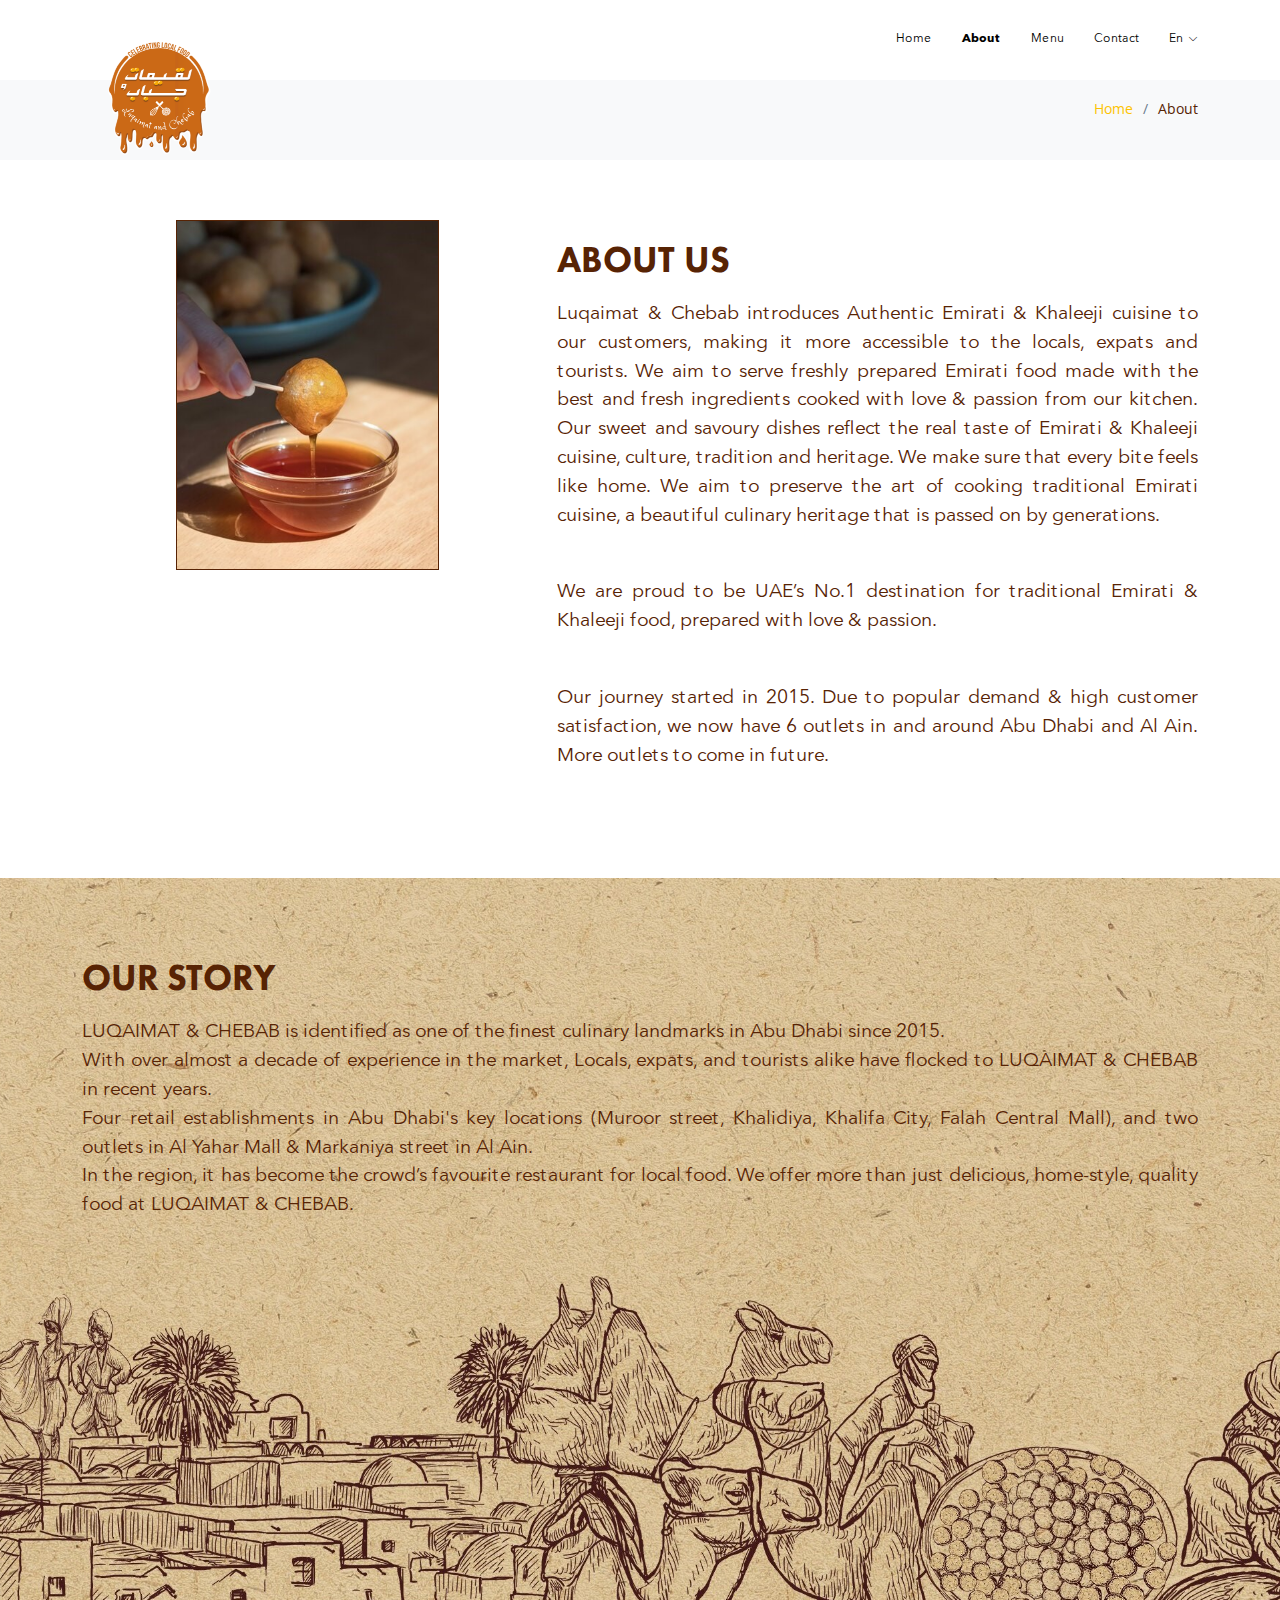
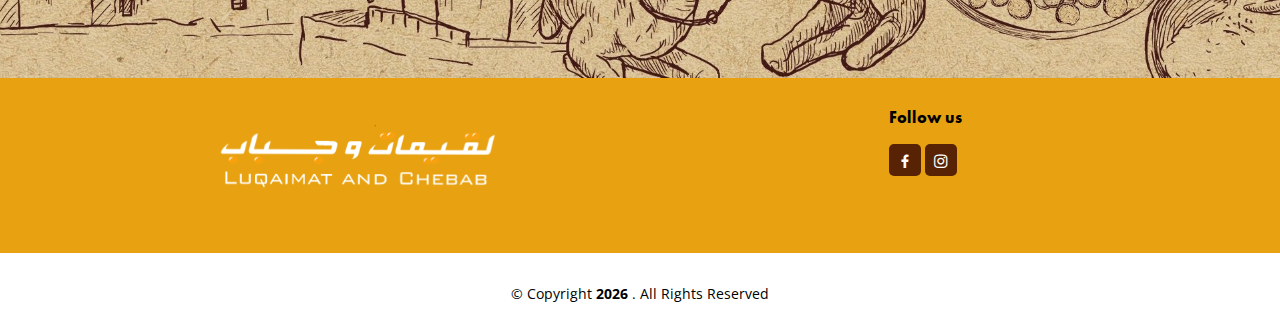
<file: about.html>
<!DOCTYPE html>
<html lang="en">

<head>
  <meta charset="utf-8">
  <meta content="width=device-width, initial-scale=1.0" name="viewport">

  <title>LUQAIMAT & CHEBAB</title>
  <meta content="" name="description">
  <meta content="" name="keywords">

  <!-- Favicons -->
  <link href="assets/img/logo.png" rel="icon">
  <link href="assets/img/logo.png" rel="apple-touch-icon">

  <!-- Google Fonts -->
  <link rel="stylesheet" href="assets/css/font-awesome.min.css" type="text/css">
  <link href="https://fonts.googleapis.com/css?family=Open+Sans:300,300i,400,400i,600,600i,700,700i|Raleway:300,300i,400,400i,500,500i,600,600i,700,700i|Poppins:300,300i,400,400i,500,500i,600,600i,700,700i" rel="stylesheet">
  <link href="https://fonts.googleapis.com/css2?family=Great+Vibes&amp;display=swap" rel="stylesheet">
  <link rel="stylesheet" href="assets/css/stylesheet.css" type="text/css">

  <!-- Vendor CSS Files -->
  <link href="assets/vendor/animate.css/animate.min.css" rel="stylesheet">
  <link href="assets/vendor/bootstrap/css/bootstrap.min.css" rel="stylesheet">
  <link href="assets/vendor/bootstrap-icons/bootstrap-icons.css" rel="stylesheet">
  <link href="assets/vendor/boxicons/css/boxicons.min.css" rel="stylesheet">
  <link href="assets/vendor/glightbox/css/glightbox.min.css" rel="stylesheet">
  <link href="assets/vendor/remixicon/remixicon.css" rel="stylesheet">
  <link href="assets/vendor/swiper/swiper-bundle.min.css" rel="stylesheet">

  <!-- Template Main CSS File -->
  <link href="assets/css/style.css" rel="stylesheet">


</head>

<body>

  <!-- ======= Header ======= -->
  <header id="header" class="fixed-top d-flex align-items-center">
    <div class="container d-flex align-items-center">

      <!--<h1 class="logo me-auto"><a href="index.html">Sailor</a></h1>
       Uncomment below if you prefer to use an image logo -->
      <a href="index.html" class="logo me-auto"><img src="assets/img/logo.png" alt="" class="img-fluid"></a>

      <nav id="navbar" class="navbar">
        <ul>
          <li><a class="nav-link scrollto" href="index.html">Home</a></li>

          
          <li><a class="nav-link scrollto active" href="#about">About</a></li>
          <li><a class="nav-link scrollto" href="index.html#menu">Menu</a></li>
          <li><a class="nav-link scrollto" href="contact.html">Contact</a></li>
          <li class="dropdown"><a href="#"><span>En</span> <i class="bi bi-chevron-down"></i></a>
            <ul>
              <li><a class="nav-link scrollto" href="ar/about.html">Ar</a></li>
              <!--<li><a class="nav-link scrollto" href="team.html">Team</a></li>
              <li><a class="nav-link scrollto" href="testimonials.html">Testimonials</a></li>

              <li class="dropdown"><a href="#"><span>Deep Drop Down</span> <i class="bi bi-chevron-right"></i></a>
                <ul>
                  <li><a class="nav-link scrollto" href="#">Deep Drop Down 1</a></li>
                  <li><a class="nav-link scrollto" href="#">Deep Drop Down 2</a></li>
                  <li><a class="nav-link scrollto" href="#">Deep Drop Down 3</a></li>
                  <li><a class="nav-link scrollto" href="#">Deep Drop Down 4</a></li>
                  <li><a class="nav-link scrollto" href="#">Deep Drop Down 5</a></li>
                </ul>
              </li>-->
            </ul>
          </li>

        </ul>
        <i class="bi bi-list mobile-nav-toggle"></i>
      </nav><!-- .navbar -->

    </div>
  </header><!-- End Header -->



  <main id="main">
        <!-- ======= Breadcrumbs ======= -->
    <section id="breadcrumbs" class="breadcrumbs">
      <div class="container">

        <div class="d-flex justify-content-between align-items-center">
          <h2></h2>
          <ol>
            <li><a href="index.html">Home</a></li>
            <li>About</li>
          </ol>
        </div>

      </div>
    </section><!-- End Breadcrumbs -->

    
    <!-- ======= About Section ======= -->
    <section id="about" class="about">
      <div class="container">

        <div class="row content">
          
            <div class="image col-xl-5 d-flex align-items-stretch justify-content-center text-center" data-aos="fade-right" data-aos-delay="100"><img src="assets/img/che.jpg"></div>

          <div class="col-lg-7">
            <h2 class="secondry">About Us</h2>
            <h3></h3>
            <p class="font-Av mb-5" >
              Luqaimat & Chebab introduces Authentic Emirati & Khaleeji cuisine to our customers, making it more accessible to the locals, expats and tourists. We aim to serve freshly prepared Emirati food made with the best and fresh ingredients cooked with love & passion from our kitchen. Our sweet and savoury dishes reflect the real taste of Emirati & Khaleeji cuisine, culture, tradition and heritage. We make sure that every bite feels like home. We aim to preserve the art of cooking traditional Emirati cuisine, a beautiful culinary heritage that is passed on by generations.
            </p>
            <p class="font-Av mb-5" style="text-align: justify; text-justify: inter-word;">We are proud to be UAE’s No.1 destination for traditional Emirati & Khaleeji food, prepared with love & passion.</p>

            <p class="font-Av mb-5" style="text-align: justify; text-justify: inter-word;">Our journey started in 2015. Due to popular demand & high customer satisfaction, we now have 6 outlets in and around Abu Dhabi and Al Ain. More outlets to come in future.</p>
          </div>
        

      </div>
    </section><!-- End About Section -->
    <!-- ======= About Section ======= -->
    <section id="story" class="about">
      <div class="container">

        <div class="row content" style="font-family: 'Avenir Next LT Pro' !important;">
          
         
          <div class="col-lg-12">
            <h2 class="secondry">Our Story</h2>
            <h3></h3>
            <p class="font-Av" >
              LUQAIMAT & CHEBAB is identified as one of the finest culinary landmarks in Abu Dhabi since 2015. 
            </p>
            <p class="font-Av" >
              With over almost a decade of experience in the market, Locals, expats, and tourists alike have flocked to LUQAIMAT & CHEBAB in recent years. 
            </p>
            <p class="font-Av" >
              Four retail establishments in Abu Dhabi's key locations (Muroor street, Khalidiya, Khalifa City, Falah Central Mall), and two outlets in Al Yahar Mall & Markaniya street in Al Ain.
            </p>
            <p class="font-Av mb-5" >
              In the region, it has become the crowd’s favourite restaurant for local food. We offer more than just delicious, home-style, quality food at LUQAIMAT & CHEBAB. 
            </p>
          </div>
        </div>

      </div>
    </section><!-- End About Section -->

    




    

  </main><!-- End #main -->

<!-- ======= Footer ======= -->
  <footer id="footer">

    <div class="footer-top"  style="background:#e8a211">
      <div class="container">
        <div class="row">

          <div class="col-lg-6 col-md-6 footer-contact text-center">
            <a href="#">
                <img class=" footimg" src="assets/img/log2.png">
            </a>
          </div>

          <div class="col-lg-6 col-md-6 footer-links text-center">
            <h4 style="color: #000;">Follow us</h4>
            <div class="social-media social-links mt-3 social-media d-md-flex align-items-center justify-content-center wow slideInLeft">
              <a href="https://www.facebook.com/luqaimatandchebab" class="facebook"><i class="bx bxl-facebook"></i></a>
              <a href="https://www.instagram.com/luqaimat_chebab_alain/" class="instagram"><i class="bx bxl-instagram"></i></a>
            </div>
          </div>

        </div>
      </div>
    </div>

    <div class="container footer-bottom clearfix text-center">
      <div class="copyright" style="color: #000;">
        &copy; Copyright <strong><span> <script>document.write(new Date().getFullYear())</script> </span></strong>. All Rights Reserved
      </div>
    </div>
  </footer><!-- End Footer -->

  <div id="preloader"></div>
  <a href="#" class="back-to-top d-flex align-items-center justify-content-center"><i class="bi bi-arrow-up-short"></i></a>

  <!-- Vendor JS Files -->
  <script src="assets/vendor/bootstrap/js/bootstrap.bundle.min.js"></script>
  <script src="assets/vendor/glightbox/js/glightbox.min.js"></script>
  <script src="assets/vendor/isotope-layout/isotope.pkgd.min.js"></script>
  <script src="assets/vendor/swiper/swiper-bundle.min.js"></script>
  <script src="assets/vendor/waypoints/noframework.waypoints.js"></script>
  <script src="assets/vendor/php-email-form/validate.js"></script>

  <!-- Template Main JS File -->
  <script src="assets/js/main.js"></script>

</body>

</html>
</file>
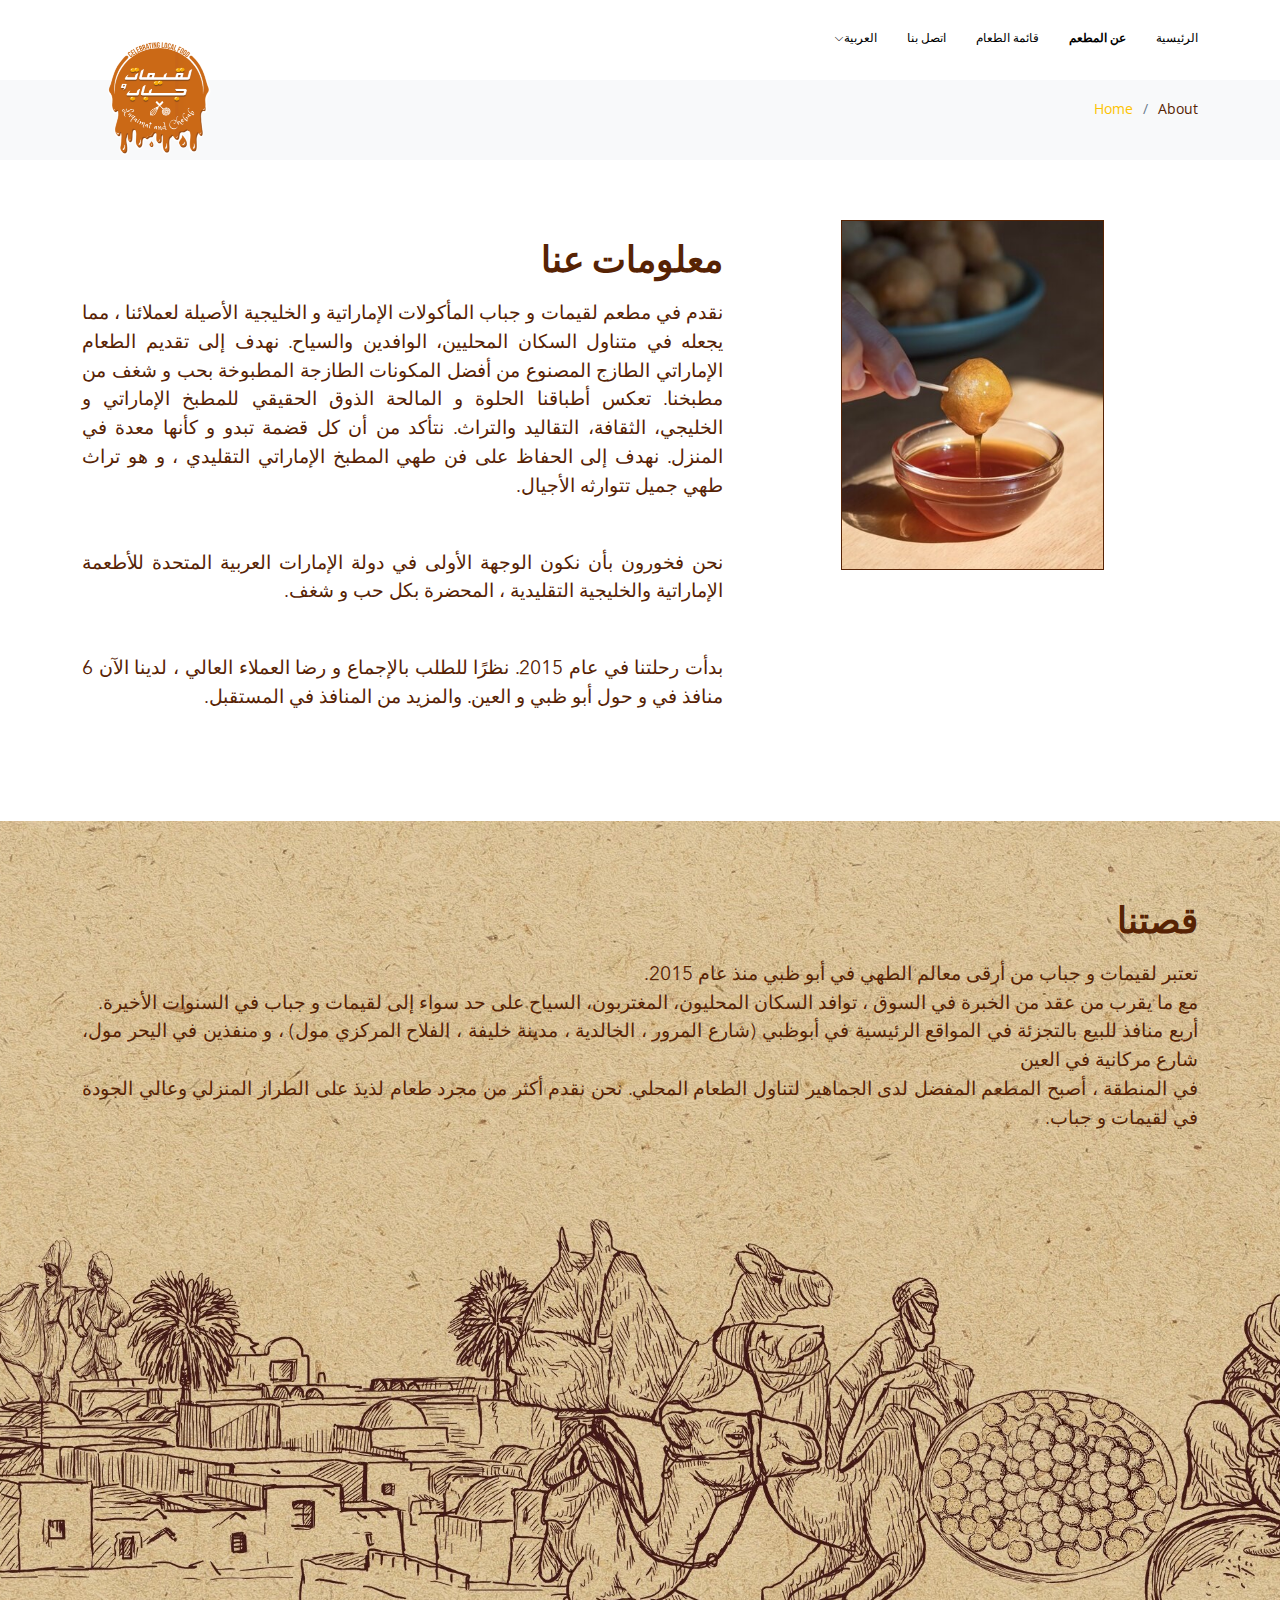
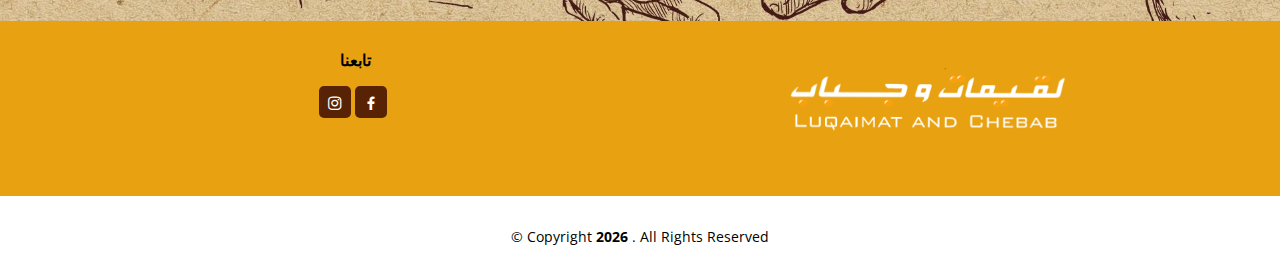
<file: ar/about.html>
<!DOCTYPE html>
<html lang="ar">

<head>
  <meta charset="utf-8">
  <meta content="width=device-width, initial-scale=1.0" name="viewport">

  <title>لقيمات و جباب</title>
  <meta content="" name="description">
  <meta content="" name="keywords">

  <!-- Favicons -->
  <link href="../assets/img/logo.png" rel="icon">
  <link href="../assets/img/logo.png" rel="apple-touch-icon">

  <!-- Google Fonts -->
  <link rel="stylesheet" href="../assets/css/font-awesome.min.css" type="text/css">
  <link href="https://fonts.googleapis.com/css?family=Open+Sans:300,300i,400,400i,600,600i,700,700i|Raleway:300,300i,400,400i,500,500i,600,600i,700,700i|Poppins:300,300i,400,400i,500,500i,600,600i,700,700i" rel="stylesheet">
  <link href="https://fonts.googleapis.com/css2?family=Great+Vibes&amp;display=swap" rel="stylesheet">
  <link rel="stylesheet" href="../assets/css/stylesheet.css" type="text/css">

  <!-- Vendor CSS Files -->
  <link href="../assets/vendor/animate.css/animate.min.css" rel="stylesheet">
  <link href="../assets/vendor/bootstrap/css/bootstrap.min.css" rel="stylesheet">
  <link href="../assets/vendor/bootstrap-icons/bootstrap-icons.css" rel="stylesheet">
  <link href="../assets/vendor/boxicons/css/boxicons.min.css" rel="stylesheet">
  <link href="../assets/vendor/glightbox/css/glightbox.min.css" rel="stylesheet">
  <link href="../assets/vendor/remixicon/remixicon.css" rel="stylesheet">
  <link href="../assets/vendor/swiper/swiper-bundle.min.css" rel="stylesheet">

  <!-- Template Main CSS File -->
  <link href="../assets/css/style.css" rel="stylesheet">


</head>

<body>

  <!-- ======= Header ======= -->
  <header id="header" class="fixed-top d-flex align-items-center">
    <div class="container d-flex align-items-center">

      <!--<h1 class="logo me-auto"><a href="index.html">Sailor</a></h1>
       Uncomment below if you prefer to use an image logo -->
      <a href="index.html" class="logo me-auto"><img src="../assets/img/logo.png" alt="" class="img-fluid"></a>

      <nav dir="rtl" id="navbar" class="navbar">
        <ul>
          <li><a class="nav-link scrollto " href="#hero">الرئيسية</a></li>

          
          <li><a class="nav-link scrollto active" href="#about">عن المطعم</a></li>
          <li><a class="nav-link scrollto" href="index.html#menu">قائمة الطعام</a></li>
          <li><a class="nav-link scrollto" href="contact.html">اتصل بنا</a></li>
          <li class="dropdown"><a href="#"><span>العربية</span> <i class="bi bi-chevron-down"></i></a>
            <ul>
              <li><a class="nav-link scrollto" href="../index.html">En</a></li>
              <!--<li><a class="nav-link scrollto" href="team.html">Team</a></li>
              <li><a class="nav-link scrollto" href="testimonials.html">Testimonials</a></li>

              <li class="dropdown"><a href="#"><span>Deep Drop Down</span> <i class="bi bi-chevron-right"></i></a>
                <ul>
                  <li><a class="nav-link scrollto" href="#">Deep Drop Down 1</a></li>
                  <li><a class="nav-link scrollto" href="#">Deep Drop Down 2</a></li>
                  <li><a class="nav-link scrollto" href="#">Deep Drop Down 3</a></li>
                  <li><a class="nav-link scrollto" href="#">Deep Drop Down 4</a></li>
                  <li><a class="nav-link scrollto" href="#">Deep Drop Down 5</a></li>
                </ul>
              </li>-->
            </ul>
          </li>

        </ul>
        <i class="bi bi-list mobile-nav-toggle"></i>
      </nav><!-- .navbar -->

    </div>
  </header><!-- End Header -->



  <main id="main">
        <!-- ======= Breadcrumbs ======= -->
    <section id="breadcrumbs" class="breadcrumbs">
      <div class="container">

        <div class="d-flex justify-content-between align-items-center">
          <h2></h2>
          <ol>
            <li><a href="index.html">Home</a></li>
            <li>About</li>
          </ol>
        </div>

      </div>
    </section><!-- End Breadcrumbs -->

    
    <!-- ======= About Section ======= -->
    <section id="about" class="about">
      <div class="container">

        <div class="row content" dir="rtl">
          <div class="image col-xl-5 d-flex align-items-stretch justify-content-center text-center" data-aos="fade-right" data-aos-delay="100"><img src="../assets/img/che.jpg"></div>
          
          <div class="col-lg-7" dir="rtl">
            <h2 class="secondry">معلومات عنا</h2>
            <h3></h3>
            <p class="font-Av mb-5">
              نقدم في مطعم لقيمات و جباب المأكولات الإماراتية و الخليجية الأصيلة لعملائنا ، مما يجعله في متناول السكان المحليين، الوافدين والسياح. نهدف إلى تقديم الطعام الإماراتي الطازج المصنوع من أفضل المكونات الطازجة المطبوخة بحب و شغف من مطبخنا. تعكس أطباقنا الحلوة و المالحة الذوق الحقيقي للمطبخ الإماراتي و الخليجي، الثقافة، التقاليد والتراث. نتأكد من أن كل قضمة تبدو و كأنها معدة في المنزل. نهدف إلى الحفاظ على فن طهي المطبخ الإماراتي التقليدي ، و هو تراث طهي جميل تتوارثه الأجيال.
            </p>
            <p class="font-Av mb-5" dir="rtl" style="text-align: justify; text-justify: inter-word;">نحن فخورون بأن نكون الوجهة الأولى في دولة الإمارات العربية المتحدة للأطعمة الإماراتية والخليجية التقليدية ، المحضرة بكل حب و شغف.</p>

            <p class="font-Av mb-5" dir="rtl" style="text-align: justify; text-justify: inter-word; ">بدأت رحلتنا في عام 2015. نظرًا للطلب بالإجماع و رضا العملاء العالي ، لدينا الآن 6 منافذ في و حول أبو ظبي و العين. والمزيد من المنافذ في المستقبل.</p>
          </div>
        </div>

      </div>
    </section><!-- End About Section -->
    <!-- ======= About Section ======= -->
    <section id="story" class="about">
      <div class="container">

        <div class="row content" style="font-family: 'Avenir Next LT Pro' !important;">
          
         
          <div class="col-lg-12" dir="rtl">
            <h2 class="secondry">قصتنا </h2>
            <h3></h3>
            <p class="font-Av" >
              تعتبر لقيمات و جباب من أرقى معالم الطهي في أبو ظبي منذ عام 2015. 
            </p>
            <p class="font-Av" >
              مع ما يقرب من عقد من الخبرة في السوق ، توافد السكان المحليون، المغتربون، السياح على حد سواء إلى لقيمات و جباب في السنوات الأخيرة. 
            </p>
            <p class="font-Av" >
              أربع منافذ للبيع بالتجزئة في المواقع الرئيسية في أبوظبي (شارع المرور ، الخالدية ، مدينة خليفة ، الفلاح المركزي مول) ، و منفذين في اليحر مول، شارع مركانية في العين
            </p>
            <p class="font-Av mb-5 last" >
              في المنطقة ، أصبح المطعم المفضل لدى الجماهير لتناول الطعام المحلي. نحن نقدم أكثر من مجرد طعام لذيذ على الطراز المنزلي وعالي الجودة في لقيمات و جباب. 
            </p>
          </div>
        </div>

      </div>
    </section><!-- End About Section -->

    




    

  </main><!-- End #main -->

<!-- ======= Footer ======= -->
  <footer id="footer">

    <div class="footer-top"  style="background:#e8a211">
      <div class="container">
        <div class="row" dir="rtl">

          <div class="col-lg-6 col-md-6 footer-contact text-center">
            <a href="#">
                <img class=" footimg" src="../assets/img/log2.png">
            </a>
          </div>

          <div class="col-lg-6 col-md-6 footer-links text-center">
            <h4 style="color: #000;">تابعنا</h4>
            <div class="social-media social-links mt-3 social-media d-md-flex align-items-center justify-content-center wow slideInLeft">
              <a href="https://www.facebook.com/luqaimatandchebab" class="facebook"><i class="bx bxl-facebook"></i></a>
              <a href="https://www.instagram.com/luqaimat_chebab_alain/" class="instagram"><i class="bx bxl-instagram"></i></a>
            </div>
          </div>

        </div>
      </div>
    </div>

    <div class="container footer-bottom clearfix text-center">
      <div class="copyright" style="color: #000;">
        &copy; Copyright <strong><span> <script>document.write(new Date().getFullYear())</script> </span></strong>. All Rights Reserved
      </div>
    </div>
  </footer><!-- End Footer -->

  <div id="preloader"></div>
  <a href="#" class="back-to-top d-flex align-items-center justify-content-center"><i class="bi bi-arrow-up-short"></i></a>

  <!-- Vendor JS Files -->
  <script src="../assets/vendor/bootstrap/js/bootstrap.bundle.min.js"></script>
  <script src="../assets/vendor/glightbox/js/glightbox.min.js"></script>
  <script src="../assets/vendor/isotope-layout/isotope.pkgd.min.js"></script>
  <script src="../assets/vendor/swiper/swiper-bundle.min.js"></script>
  <script src="../assets/vendor/waypoints/noframework.waypoints.js"></script>
  <script src="../assets/vendor/php-email-form/validate.js"></script>

  <!-- Template Main JS File -->
  <script src="../assets/js/main.js"></script>

</body>

</html>
</file>
<file: assets/css/stylesheet.css>
@font-face {
    font-family: 'Futura PT';
    src: url('../../fonts/FuturaPT-Bold.eot');
    src: url('../../fonts/FuturaPT-Bold.eot#iefix') format('embedded-opentype'),
        url('../../fonts/FuturaPT-Bold.woff2') format('woff2'),
        url('../../fonts/FuturaPT-Bold.woff') format('woff'),
        url('../../fonts/FuturaPT-Bold.ttf') format('truetype');
    font-weight: bold;
    font-style: normal;
    font-display: swap;
}
@font-face {
    font-family: 'BankGothic Bold';
    src: url('../../fonts/BK/BankGothic Bold.ttf') format('truetype');
    font-weight: bolder;
    font-style: normal;
    font-display: swap;
}

@font-face {
    font-family: 'Futura PT';
    src: url('../../fonts/FuturaPT-BoldObl.eot');
    src: url('../../fonts/FuturaPT-BoldObl.eot#iefix') format('embedded-opentype'),
        url('../../fonts/FuturaPT-BoldObl.woff2') format('woff2'),
        url('../../fonts/FuturaPT-BoldObl.woff') format('woff'),
        url('../../fonts/FuturaPT-BoldObl.ttf') format('truetype');
    font-weight: bold;
    font-style: italic;
    font-display: swap;
}

@font-face {
    font-family: 'Futura PT Book';
    src: url('../../fonts/FuturaPT-Book.eot');
    src: url('../../fonts/FuturaPT-Book.eot#iefix') format('embedded-opentype'),
        url('../../fonts/FuturaPT-Book.woff2') format('woff2'),
        url('../../fonts/FuturaPT-Book.woff') format('woff'),
        url('../../fonts/FuturaPT-Book.ttf') format('truetype');
    font-weight: normal;
    font-style: normal;
    font-display: swap;
}

@font-face {
    font-family: 'Futura PT Cond';
    src: url('../../fonts/FuturaPTCond-BoldObl.eot');
    src: url('../../fonts/FuturaPTCond-BoldObl.eot#iefix') format('embedded-opentype'),
        url('../../fonts/FuturaPTCond-BoldObl.woff2') format('woff2'),
        url('../../fonts/FuturaPTCond-BoldObl.woff') format('woff'),
        url('../../fonts/FuturaPTCond-BoldObl.ttf') format('truetype');
    font-weight: bold;
    font-style: italic;
    font-display: swap;
}

@font-face {
    font-family: 'Futura PT Book';
    src: url('../../fonts/FuturaPT-BookObl.eot');
    src: url('../../fonts/FuturaPT-BookObl.eot#iefix') format('embedded-opentype'),
        url('../../fonts/FuturaPT-BookObl.woff2') format('woff2'),
        url('../../fonts/FuturaPT-BookObl.woff') format('woff'),
        url('../../fonts/FuturaPT-BookObl.ttf') format('truetype');
    font-weight: normal;
    font-style: italic;
    font-display: swap;
}

@font-face {
    font-family: 'Futura PT Cond';
    src: url('../../fonts/FuturaPTCond-Bold.eot');
    src: url('../../fonts/FuturaPTCond-Bold.eot#iefix') format('embedded-opentype'),
        url('../../fonts/FuturaPTCond-Bold.woff2') format('woff2'),
        url('../../fonts/FuturaPTCond-Bold.woff') format('woff'),
        url('../../fonts/FuturaPTCond-Bold.ttf') format('truetype');
    font-weight: bold;
    font-style: normal;
    font-display: swap;
}

@font-face {
    font-family: 'Futura PT Cond Book';
    src: url('../../fonts/FuturaPTCond-Book.eot');
    src: url('../../fonts/FuturaPTCond-Book.eot#iefix') format('embedded-opentype'),
        url('../../fonts/FuturaPTCond-Book.woff2') format('woff2'),
        url('../../fonts/FuturaPTCond-Book.woff') format('woff'),
        url('../../fonts/FuturaPTCond-Book.ttf') format('truetype');
    font-weight: normal;
    font-style: normal;
    font-display: swap;
}

@font-face {
    font-family: 'Futura PT Cond Book';
    src: url('../../fonts/FuturaPTCond-BookObl.eot');
    src: url('../../fonts/FuturaPTCond-BookObl.eot#iefix') format('embedded-opentype'),
        url('../../fonts/FuturaPTCond-BookObl.woff2') format('woff2'),
        url('../../fonts/FuturaPTCond-BookObl.woff') format('woff'),
        url('../../fonts/FuturaPTCond-BookObl.ttf') format('truetype');
    font-weight: normal;
    font-style: italic;
    font-display: swap;
}

@font-face {
    font-family: 'Futura PT Cond Extra';
    src: url('../../fonts/FuturaPTCond-ExtraBold.eot');
    src: url('../../fonts/FuturaPTCond-ExtraBold.eot#iefix') format('embedded-opentype'),
        url('../../fonts/FuturaPTCond-ExtraBold.woff2') format('woff2'),
        url('../../fonts/FuturaPTCond-ExtraBold.woff') format('woff'),
        url('../../fonts/FuturaPTCond-ExtraBold.ttf') format('truetype');
    font-weight: bold;
    font-style: normal;
    font-display: swap;
}

@font-face {
    font-family: 'Futura PT Cond Extra';
    src: url('../../fonts/FuturaPTCond-ExtraBoldObl.eot');
    src: url('../../fonts/FuturaPTCond-ExtraBoldObl.eot#iefix') format('embedded-opentype'),
        url('../../fonts/FuturaPTCond-ExtraBoldObl.woff2') format('woff2'),
        url('../../fonts/FuturaPTCond-ExtraBoldObl.woff') format('woff'),
        url('../../fonts/FuturaPTCond-ExtraBoldObl.ttf') format('truetype');
    font-weight: bold;
    font-style: italic;
    font-display: swap;
}

@font-face {
    font-family: 'Futura PT Cond';
    src: url('../../fonts/FuturaPTCond-Medium.eot');
    src: url('../../fonts/FuturaPTCond-Medium.eot#iefix') format('embedded-opentype'),
        url('../../fonts/FuturaPTCond-Medium.woff2') format('woff2'),
        url('../../fonts/FuturaPTCond-Medium.woff') format('woff'),
        url('../../fonts/FuturaPTCond-Medium.ttf') format('truetype');
    font-weight: 500;
    font-style: normal;
    font-display: swap;
}

@font-face {
    font-family: 'Futura PT Cond';
    src: url('../../fonts/FuturaPTCond-MediumObl.eot');
    src: url('../../fonts/FuturaPTCond-MediumObl.eot#iefix') format('embedded-opentype'),
        url('../../fonts/FuturaPTCond-MediumObl.woff2') format('woff2'),
        url('../../fonts/FuturaPTCond-MediumObl.woff') format('woff'),
        url('../../fonts/FuturaPTCond-MediumObl.ttf') format('truetype');
    font-weight: 500;
    font-style: italic;
    font-display: swap;
}

@font-face {
    font-family: 'Futura PT Demi';
    src: url('../../fonts/FuturaPT-DemiObl.eot');
    src: url('../../fonts/FuturaPT-DemiObl.eot#iefix') format('embedded-opentype'),
        url('../../fonts/FuturaPT-DemiObl.woff2') format('woff2'),
        url('../../fonts/FuturaPT-DemiObl.woff') format('woff'),
        url('../../fonts/FuturaPT-DemiObl.ttf') format('truetype');
    font-weight: 600;
    font-style: italic;
    font-display: swap;
}

@font-face {
    font-family: 'Futura PT Demi';
    src: url('../../fonts/FuturaPT-Demi.eot');
    src: url('../../fonts/FuturaPT-Demi.eot#iefix') format('embedded-opentype'),
        url('../../fonts/FuturaPT-Demi.woff2') format('woff2'),
        url('../../fonts/FuturaPT-Demi.woff') format('woff'),
        url('../../fonts/FuturaPT-Demi.ttf') format('truetype');
    font-weight: 600;
    font-style: normal;
    font-display: swap;
}

@font-face {
    font-family: 'Futura PT Extra';
    src: url('../../fonts/FuturaPT-ExtraBold.eot');
    src: url('../../fonts/FuturaPT-ExtraBold.eot#iefix') format('embedded-opentype'),
        url('../../fonts/FuturaPT-ExtraBold.woff2') format('woff2'),
        url('../../fonts/FuturaPT-ExtraBold.woff') format('woff'),
        url('../../fonts/FuturaPT-ExtraBold.ttf') format('truetype');
    font-weight: bold;
    font-style: normal;
    font-display: swap;
}

@font-face {
    font-family: 'Futura PT';
    src: url('../../fonts/FuturaPT-HeavyObl.eot');
    src: url('../../fonts/FuturaPT-HeavyObl.eot#iefix') format('embedded-opentype'),
        url('../../fonts/FuturaPT-HeavyObl.woff2') format('woff2'),
        url('../../fonts/FuturaPT-HeavyObl.woff') format('woff'),
        url('../../fonts/FuturaPT-HeavyObl.ttf') format('truetype');
    font-weight: 900;
    font-style: italic;
    font-display: swap;
}

@font-face {
    font-family: 'Futura PT Extra';
    src: url('../../fonts/FuturaPT-ExtraBoldObl.eot');
    src: url('../../fonts/FuturaPT-ExtraBoldObl.eot#iefix') format('embedded-opentype'),
        url('../../fonts/FuturaPT-ExtraBoldObl.woff2') format('woff2'),
        url('../../fonts/FuturaPT-ExtraBoldObl.woff') format('woff'),
        url('../../fonts/FuturaPT-ExtraBoldObl.ttf') format('truetype');
    font-weight: bold;
    font-style: italic;
    font-display: swap;
}

@font-face {
    font-family: 'Futura PT';
    src: url('../../fonts/FuturaPT-Heavy.eot');
    src: url('../../fonts/FuturaPT-Heavy.eot#iefix') format('embedded-opentype'),
        url('../../fonts/FuturaPT-Heavy.woff2') format('woff2'),
        url('../../fonts/FuturaPT-Heavy.woff') format('woff'),
        url('../../fonts/FuturaPT-Heavy.ttf') format('truetype');
    font-weight: 900;
    font-style: normal;
    font-display: swap;
}

@font-face {
    font-family: 'Futura PT';
    src: url('../../fonts/FuturaPT-Light.eot');
    src: url('../../fonts/FuturaPT-Light.eot#iefix') format('embedded-opentype'),
        url('../../fonts/FuturaPT-Light.woff2') format('woff2'),
        url('../../fonts/FuturaPT-Light.woff') format('woff'),
        url('../../fonts/FuturaPT-Light.ttf') format('truetype');
    font-weight: 300;
    font-style: normal;
    font-display: swap;
}

@font-face {
    font-family: 'Futura PT';
    src: url('../../fonts/FuturaPT-LightObl.eot');
    src: url('../../fonts/FuturaPT-LightObl.eot#iefix') format('embedded-opentype'),
        url('../../fonts/FuturaPT-LightObl.woff2') format('woff2'),
        url('../../fonts/FuturaPT-LightObl.woff') format('woff'),
        url('../../fonts/FuturaPT-LightObl.ttf') format('truetype');
    font-weight: 300;
    font-style: italic;
    font-display: swap;
}

@font-face {
    font-family: 'Futura PT';
    src: url('../../fonts/FuturaPT-MediumObl.eot');
    src: url('../../fonts/FuturaPT-MediumObl.eot#iefix') format('embedded-opentype'),
        url('../../fonts/FuturaPT-MediumObl.woff2') format('woff2'),
        url('../../fonts/FuturaPT-MediumObl.woff') format('woff'),
        url('../../fonts/FuturaPT-MediumObl.ttf') format('truetype');
    font-weight: 500;
    font-style: italic;
    font-display: swap;
}

@font-face {
    font-family: 'Futura PT';
    src: url('../../fonts/FuturaPT-Medium.eot');
    src: url('../../fonts/FuturaPT-Medium.eot#iefix') format('embedded-opentype'),
        url('../../fonts/FuturaPT-Medium.woff2') format('woff2'),
        url('../../fonts/FuturaPT-Medium.woff') format('woff'),
        url('../../fonts/FuturaPT-Medium.ttf') format('truetype');
    font-weight: 500;
    font-style: normal;
    font-display: swap;
}

@font-face {
    font-family: 'Avenir LT Std';
    src: url('../../fonts/AvenirLTStd-MediumOblique.woff2') format('woff2'),
        url('../../fonts/AvenirLTStd-MediumOblique.woff') format('woff');
    font-weight: 500;
    font-style: italic;
    font-display: swap;
}

@font-face {
    font-family: 'Avenir LT Std';
    src: url('../../fonts/AvenirLTStd-Light.woff2') format('woff2'),
        url('../../fonts/AvenirLTStd-Light.woff') format('woff');
    font-weight: 300;
    font-style: normal;
    font-display: swap;
}

@font-face {
    font-family: 'Avenir LT Std';
    src: url('../../fonts/AvenirLTStd-Medium.woff2') format('woff2'),
        url('../../fonts/AvenirLTStd-Medium.woff') format('woff');
    font-weight: 500;
    font-style: normal;
    font-display: swap;
}

@font-face {
    font-family: 'Avenir LT Std';
    src: url('../../fonts/AvenirLTStd-LightOblique.woff2') format('woff2'),
        url('../../fonts/AvenirLTStd-LightOblique.woff') format('woff');
    font-weight: 300;
    font-style: italic;
    font-display: swap;
}

@font-face {
    font-family: 'Avenir LT Std';
    src: url('../../fonts/AvenirLTStd-Oblique.woff2') format('woff2'),
        url('../../fonts/AvenirLTStd-Oblique.woff') format('woff');
    font-weight: normal;
    font-style: italic;
    font-display: swap;
}

@font-face {
    font-family: 'Avenir Next LT Pro';
    src: url('../../fonts/AvenirNextLTPro-Regular.woff2') format('woff2'),
        url('../../fonts/AvenirNextLTPro-Regular.woff') format('woff');
    font-weight: normal;
    font-style: normal;
    font-display: swap;
}

@font-face {
    font-family: 'Avenir LT Std';
    src: url('../../fonts/AvenirLTStd-Roman.woff2') format('woff2'),
        url('../../fonts/AvenirLTStd-Roman.woff') format('woff');
    font-weight: normal;
    font-style: normal;
    font-display: swap;
}

@font-face {
    font-family: 'Avenir Next LT Pro';
    src: url('../../fonts/AvenirNextLTPro-Bold.woff2') format('woff2'),
        url('../../fonts/AvenirNextLTPro-Bold.woff') format('woff');
    font-weight: bold;
    font-style: normal;
    font-display: swap;
}

@font-face {
    font-family: 'Avenir LT Std';
    src: url('../../fonts/AvenirLTStd-Book.woff2') format('woff2'),
        url('../../fonts/AvenirLTStd-Book.woff') format('woff');
    font-weight: normal;
    font-style: normal;
    font-display: swap;
}

@font-face {
    font-family: 'Avenir Next LT Pro';
    src: url('../../fonts/AvenirNextLTPro-It.woff2') format('woff2'),
        url('../../fonts/AvenirNextLTPro-It.woff') format('woff');
    font-weight: normal;
    font-style: italic;
    font-display: swap;
}

@font-face {
    font-family: 'Avenir LT Std';
    src: url('../../fonts/AvenirLTStd-BookOblique.woff2') format('woff2'),
        url('../../fonts/AvenirLTStd-BookOblique.woff') format('woff');
    font-weight: normal;
    font-style: italic;
    font-display: swap;
}

@font-face {
    font-family: 'AvantGarde LT';
    src: url('../../fonts/AvantGardeLT-ExtraLight.woff2') format('woff2'),
        url('../../fonts/AvantGardeLT-ExtraLight.woff') format('woff');
    font-weight: 200;
    font-style: normal;
    font-display: swap;
}
</file>
<file: assets/css/style.css>
/*--------------------------------------------------------------
# General
--------------------------------------------------------------*/
body {
  font-family: "Open Sans", sans-serif;
  color: #572304;
}

a {
  text-decoration: none;
  color: #fdc300;
}

a:hover {
  color: #e6b40b;
  text-decoration: none;
}

h1,
h2,
h3,
h4,
h5,
h6 {
  font-family: "Futura PT"
}
.font-Av{
  font-family: 'Avenir Next LT Pro' !important;
}

/*--------------------------------------------------------------
# Back to top button
--------------------------------------------------------------*/
.back-to-top {
  position: fixed;
  visibility: hidden;
  opacity: 0;
  right: 15px;
  bottom: 15px;
  z-index: 996;
  background: #fdc300;
  width: 40px;
  height: 40px;
  border-radius: 4px;
  transition: all 0.4s;
}

.back-to-top i {
  font-size: 28px;
  color: #fff;
  line-height: 0;
}

.back-to-top:hover {
  background: #e6b40b;
  color: #fff;
}

.back-to-top.active {
  visibility: visible;
  opacity: 1;
}

/*--------------------------------------------------------------
# Preloader
--------------------------------------------------------------*/
div#preloader {
  position: fixed;
  left: 0;
  top: 0;
  z-index: 99999;
  width: 100%;
  height: 100%;
  overflow: visible;
  background: #fff url("../img/pre.gif") no-repeat center center;
}
.loader {
    border: 16px solid #f3f3f3; /* Light grey */
    border-top: 16px solid #048023; /* Dark Green */
    border-radius: 50%;
    width: 120px;
    height: 120px;
    animation: spinloader 2s linear infinite;
}
.loader img{
    height : 120px;
    width : 120px;
    animation: spinlogo 2s linear infinite;
}
@keyframes spinloader {
    0% { transform: rotate(0deg); }
    100% { transform: rotate(360deg); }
}
@keyframes spinlogo {
    0% { transform: rotate(360deg); }
    100% { transform: rotate(0deg); }
}
/*--------------------------------------------------------------
# Header
--------------------------------------------------------------*/
#header {
  background: white;
  transition: all 0.5s;
  z-index: 995;
  padding: 20px 0;
  color: #000;
}

#header.header-scrolled {
  box-shadow: 0px 2px 15px rgba(0, 0, 0, 0.1);
  padding: 12px 0;
  background-color: #fdc300;

}



#header.header-inner-pages {
  box-shadow: 0px 2px 15px rgba(0, 0, 0, 0.1);
}

#header .logo {
  font-size: 28px;
  margin: 0;
  padding: 0;
  line-height: 1;
  font-weight: 700;
  text-transform: uppercase;
}

#header .logo a {
  color: #000;
}

#header .logo img {
  max-height: 150px;
  position: absolute;
  margin-top: -15px;

}
#header .logo-scroll img {
  max-height: 150px;
  position: absolute;
  margin-bottom: -15px;
}



/*--------------------------------------------------------------
# Navigation Menu
--------------------------------------------------------------*/
/**
* Desktop Navigation 
*/
.navbar {
  padding: 0;
}

.navbar ul {
  margin: 0;
  padding: 0;
  display: flex;
  list-style: none;
  align-items: center;
}

.navbar li {
  position: relative;
}

.navbar a,
.navbar a:focus {
  display: flex;
  align-items: center;
  justify-content: space-between;
  padding: 10px 0 10px 30px;
  font-family: 'Avenir Next LT Pro';
  font-size: 12px;
  font-weight: 500;
  color: #000;
  white-space: nowrap;
  transition: 0.3s;
}

.navbar a i,
.navbar a:focus i {
  font-size: 10px;
  line-height: 0;
  margin-left: 5px;
}

.navbar a:hover,
.navbar .active,
.navbar .active:focus,
.navbar li:hover>a {
  color: #000;
  font-weight: bolder;
}

.navbar .getstarted,
.navbar .getstarted:focus {
  background: #fdc300;
  padding: 8px 25px;
  margin-left: 30px;
  border-radius: 4px;
  font-weight: 400;
  color: #fff;
}

.navbar .getstarted:hover,
.navbar .getstarted:focus:hover {
  color: #fff;
  background: #e6b40b;
}

.navbar .dropdown ul {
  display: block;
  position: absolute;
  left: 14px;
  top: calc(100% + 30px);
  margin: 0;
  padding: 10px 0;
  z-index: 99;
  opacity: 0;
  visibility: hidden;
  background: #fff;
  box-shadow: 0px 0px 30px rgba(127, 137, 161, 0.25);
  transition: 0.3s;
}

.navbar .dropdown ul li {
  min-width: 200px;
}

.navbar .dropdown ul a {
  padding: 10px 20px;
  font-size: 15px;
  text-transform: none;
  font-weight: 400;
}

.navbar .dropdown ul a i {
  font-size: 12px;
}

.navbar .dropdown ul a:hover,
.navbar .dropdown ul .active:hover,
.navbar .dropdown ul li:hover>a {
  color: #fdc300;
}

.navbar .dropdown:hover>ul {
  opacity: 1;
  top: 100%;
  visibility: visible;
}

.navbar .dropdown .dropdown ul {
  top: 0;
  left: calc(100% - 30px);
  visibility: hidden;
}

.navbar .dropdown .dropdown:hover>ul {
  opacity: 1;
  top: 0;
  left: 100%;
  visibility: visible;
}

@media (max-width: 1366px) {
  .navbar .dropdown .dropdown ul {
    left: -90%;
  }

  .navbar .dropdown .dropdown:hover>ul {
    left: -100%;
  }
}

/**
* Mobile Navigation 
*/
.mobile-nav-toggle {
  color: #000;
  font-size: 28px;
  cursor: pointer;
  display: none;
  line-height: 0;
  transition: 0.5s;
}

.mobile-nav-toggle.bi-x {
  color: #fff;
}

@media (max-width: 991px) {
  .mobile-nav-toggle {
    display: block;
  }

  .navbar ul {
    display: none;
  }
}

.navbar-mobile {
  position: fixed;
  overflow: hidden;
  top: 0;
  right: 0;
  left: 0;
  bottom: 0;
  background: rgba(63, 73, 83, 0.9);
  transition: 0.3s;
  z-index: 999;
}

.navbar-mobile .mobile-nav-toggle {
  position: absolute;
  top: 15px;
  right: 15px;
}

.navbar-mobile ul {
  display: block;
  position: absolute;
  top: 55px;
  right: 15px;
  bottom: 15px;
  left: 15px;
  padding: 10px 0;
  background-color: #fff;
  overflow-y: auto;
  transition: 0.3s;
}

.navbar-mobile a,
.navbar-mobile a:focus {
  padding: 10px 20px;
  font-size: 15px;
  color: #000;
}

.navbar-mobile a:hover,
.navbar-mobile .active,
.navbar-mobile li:hover>a {
  color: #fdc300;
}

.navbar-mobile .getstarted,
.navbar-mobile .getstarted:focus {
  margin: 15px;
}

.navbar-mobile .dropdown ul {
  position: static;
  display: none;
  margin: 10px 20px;
  padding: 10px 0;
  z-index: 99;
  opacity: 1;
  visibility: visible;
  background: #fff;
  box-shadow: 0px 0px 30px rgba(127, 137, 161, 0.25);
}

.navbar-mobile .dropdown ul li {
  min-width: 200px;
}

.navbar-mobile .dropdown ul a {
  padding: 10px 20px;
}

.navbar-mobile .dropdown ul a i {
  font-size: 12px;
}

.navbar-mobile .dropdown ul a:hover,
.navbar-mobile .dropdown ul .active:hover,
.navbar-mobile .dropdown ul li:hover>a {
  color: #fdc300;
}

.navbar-mobile .dropdown>.dropdown-active {
  display: block;
}
#header.header-scrolled {
  box-shadow: 0px 2px 15px rgba(0, 0, 0, 0.1);
  padding: 12px 0;
  background-color: #fdc300;
  color: #fff;
  
}


/*--------------------------------------------------------------
# Hero Section
--------------------------------------------------------------*/
#hero {
  width: 100%;
  height: 100vh;
  background-color: rgba(63, 73, 83, 0.8);
  overflow: hidden;
  position: relative;
}

#hero .carousel,
#hero .carousel-inner,
#hero .carousel-item,
#hero .carousel-item::before {
  position: absolute;
  top: 0;
  right: 0;
  left: 0;
  bottom: 0;
}

#hero .carousel-item {
  background-size: cover;
  background-position: center;
  background-repeat: no-repeat;
}

#hero .carousel-item::before {
  content: "";
  background-color: rgba(30, 35, 40, 0);
}

#hero .carousel-container {
  display: flex;
  justify-content: center;
  align-items: center;
  position: absolute;
  bottom: 0;
  top: 70px;
  left: 50px;
  right: 50px;
}

#hero .container {
  text-align: center;
}

#hero h2 {
  color: #fff;
  margin-bottom: 0px;
  font-size: 100px;
  font-weight: 700;
}

#hero p {
  -webkit-animation-delay: 0.4s;
  animation-delay: 0.4s;
  margin: 0 auto 10px auto;
  color: #fff;
  font-weight: bolder;
  font-size: 24px;
}
#hero .p1 {
  -webkit-animation-delay: 0.4s;
  animation-delay: 0.4s;
  margin: 0 auto 0px auto;
  color: #fff;
  font-weight: bolder;
  font-size: 28px;
}

#hero .carousel-inner .carousel-item {
  transition-property: opacity;
  background-position: center top;
}

#hero .carousel-inner .carousel-item,
#hero .carousel-inner .active.carousel-item-start,
#hero .carousel-inner .active.carousel-item-end {
  opacity: 0;
}

#hero .carousel-inner .active,
#hero .carousel-inner .carousel-item-next.carousel-item-start,
#hero .carousel-inner .carousel-item-prev.carousel-item-end {
  opacity: 1;
  transition: 0.5s;
}

#hero .carousel-inner .carousel-item-next,
#hero .carousel-inner .carousel-item-prev,
#hero .carousel-inner .active.carousel-item-start,
#hero .carousel-inner .active.carousel-item-end {
  left: 0;
  transform: translate3d(0, 0, 0);
}

#hero .carousel-control-next-icon,
#hero .carousel-control-prev-icon {
  background: none;
  font-size: 30px;
  line-height: 0;
  width: auto;
  height: auto;
  background: rgba(255, 255, 255, 0.2);
  border-radius: 50px;
  transition: 0.3s;
  color: rgba(255, 255, 255, 0.5);
  width: 54px;
  height: 54px;
  display: flex;
  align-items: center;
  justify-content: center;
}

#hero .carousel-control-next-icon:hover,
#hero .carousel-control-prev-icon:hover {
  background: rgba(255, 255, 255, 0.3);
  color: rgba(255, 255, 255, 0.8);
}

#hero .carousel-indicators li {
  cursor: pointer;
  background: #fff;
  overflow: hidden;
  border: 0;
  width: 12px;
  height: 12px;
  border-radius: 50px;
  opacity: 0.6;
  transition: 0.3s;
}

#hero .carousel-indicators li.active {
  opacity: 1;
  background: #fdc300;
}

#hero .btn-get-started {
  font-family: "Futura PT";
  font-weight: 500;
  font-size: 14px;
  letter-spacing: 1px;
  display: inline-block;
  padding: 14px 32px;
  border-radius: 4px;
  transition: 0.5s;
  line-height: 1;
  color: #fff;
  -webkit-animation-delay: 0.8s;
  animation-delay: 0.8s;
  background: #fdc300;
}

#hero .btn-get-started:hover {
  background: #cfa20a;
}

@media (max-width: 992px) {
  #hero {
    height: 100vh;
  }

  #hero .carousel-container {
    top: 8px;
  }
}

@media (max-width: 768px) {
  #hero h2 {
    font-size: 30px;
  }
  #hero p {
    font-size: 16px;
  }
  #hero .p1 {
    font-size: 20px;
  }
}

@media (max-width: 795px) {
  .last {
    padding-bottom: 500px;
  }
}

@media (max-width: 364px) {
  .last {
    padding-bottom: 620px;
  }
}
@media (max-width: 280px) {
  .last {
    padding-bottom: 680px;
  }
}

@media (min-width: 1024px) {

  #hero .carousel-control-prev,
  #hero .carousel-control-next {
    width: 5%;
  }
}

@media (max-height: 500px) {
  #hero {
    height: 120vh;
  }
}


/*--------------------------------------------------------------
# Sections General
--------------------------------------------------------------*/
section {
  padding: 60px 0;
  overflow: hidden;
}

.section-bg,
.services .icon-box {
  background-color: #f8f9fa;
}

.section-title {
  padding-bottom: 40px;
}

.section-title h2 {
  font-size: 14px;
  font-weight: 500;
  padding: 0;
  line-height: 1px;
  margin: 0 0 5px 0;
  letter-spacing: 2px;
  text-transform: uppercase;
  color: #aaaaaa;
  font-family: 'Avenir Next LT Pro' !important;
}

.section-title h2::after {
  content: "";
  width: 120px;
  height: 1px;
  display: inline-block;
  background: #e6636a;
  margin: 4px 10px;
}

.section-title p {
  margin: 0;
  margin: 0;
  font-size: 36px;
  font-weight: 700;
  text-transform: uppercase;
  font-family: 'Avenir Next LT Pro' !important;
  color: #000;
}
.primary-title{
    font-size: 24px;
    color: #572304;
    font-weight: bold;
    font-family: 'Avenir Next LT Pro' !important;
    text-align: center;
}
.primary{
  color:#fdc300;
}
.secondry{
  color:#572304;
}
/*--------------------------------------------------------------
# Breadcrumbs
--------------------------------------------------------------*/
.breadcrumbs {
  padding: 18px 0;
  background: #f8f9fa;
  min-height: 80px;
  margin-top: 80px;
}
.breadcrumbs .container .d-flex{
  display: flex!important;
    flex-direction: row;
}
.breadcrumbs h2 {
  font-size: 32px;
  font-weight: 300;
  margin: 0;
}

.breadcrumbs ol {
  display: flex;
  flex-wrap: wrap;
  list-style: none;
  padding: 0;
  margin: 0;
  font-size: 14px;
}

.breadcrumbs ol li+li {
  padding-left: 10px;
}

.breadcrumbs ol li+li::before {
  display: inline-block;
  padding-right: 10px;
  color: #6b7b8d;
  content: "/";
}

@media (max-width: 992px) {
  .breadcrumbs {
    margin-top: 58px;
  }

  .breadcrumbs .d-flex {
    display: block !important;
  }

  .breadcrumbs h2 {
    margin-bottom: 10px;
  }

  .breadcrumbs ol {
    display: block;
  }

  .breadcrumbs ol li {
    display: inline-block;
  }
}

/*--------------------------------------------------------------
# About
--------------------------------------------------------------*/

#story{
  background-image: url('../img/bg/bg-222.jpg');
  background-size: cover;
  min-height: 800px;
  overflow: hidden;
  background-repeat: no-repeat;
  background-position: center;
  font-size: ;
}
@media (min-width: 1300px) and (max-width:1799px){
    #story{
     background: url('../img/bg/bg-23.jpg') no-repeat;
     background-size: cover;
     min-height: 700px;
     font-size: 20px;
  
    }
}
@media (min-width: 1800px) and (max-width:3900px){
    #story{
     background: url('../img/bg/bg-22.jpg') no-repeat;
     background-size: cover;
     min-height: 1000px;
     font-size: 20px;
  
    }
}
@media (min-width: 100px) and (max-width:800px){
    #story{
     background: url('../img/bg/bg-2.jpg') center center no-repeat;
     background-size: cover;
     min-height: 1000px;
     font-size: 20px;
  
    }
}
.about .content h2 {
  font-weight: 800;
  font-size: 36px;
  line-height: 40px;
  margin-top: 20px;
  margin-bottom: 20px;
  text-transform: uppercase;
}

.about .content h3 {
  font-weight: 500;
  line-height: 32px;
  font-size: 24px;
}

.about .content ul {
  list-style: none;
  padding: 0;
}

.about .content ul li {
  padding: 10px 0 0 28px;
  position: relative;
}

.about .content ul i {
  left: 0;
  top: 7px;
  position: absolute;
  font-size: 20px;
  color: #fdc300;
}

.about .content p {
  margin-bottom: 0;
  text-align: justify; text-justify: inter-word;
  font-size: 19.2px;
}
#about .content p {
  margin-bottom: 0;
  text-align: justify; text-justify: inter-word;
  font-size: 1.2rem;
}
.about .image img{
  background-image: url('assets/img/che.jpg') center center no-repeat;
  background-size: cover;
  max-height: 350px;
  border: 1px solid #572304;
}

/*--buttons--*/
.btn {
    padding: 15px 25px;
    border-radius: 0;
    font-size: 14px;
    letter-spacing: 3px;
    color: #ffffff;
    font-family: "Futura PT", sans-serif !important;
    text-transform: uppercase;
    transition: .5s ease-in-out;
    position: relative;
    outline: none !important;
}
.btn-primary {
    background: #fdc300;
    border-color: #fdc300;
}
.btn-primary:hover , .btn-primary:focus {
    color: #fdc300;
    background: #ffffff;
    border-color: #fdc300;
    box-shadow: inset 0 -50px 0 #ffffff !important;
}
.btn-outline {
    border-color: #ffffff;
}
.btn-outline:hover , .btn-outline:focus {
    background: #fdc300;
    border-color: #ffffff;
    color: #ffffff;
    box-shadow: inset 0 -50px 0 #fdc300 !important;
}
.btn-black {
    background: #572304;
}
.btn-black:hover , .btn-black:focus {
    color: #fdc300;
    background: #ffffff;
    border: 1px solid;
    border-color: #fdc300;
    box-shadow: inset 0 -50px 0 #ffffff !important;
}

/*--------------------------------------------------------------
# Menu
--------------------------------------------------------------*/

.card{
    box-shadow: 0 4px 8px 0 rgba(0,0,0,0.2);
    background: url('assets/img/cbg.jpg');
    max-width: 300px;
    margin: auto;
    text-align: center;
    border-radius: 40px;
    padding-bottom: 15px;
    padding-top: 15px;
}

.card-img-top{
   
    position: relative;
    overflow: hidden;
    border-radius:60% ;
    padding-top: 0.5px;
    padding-left: 0.5px;
}
.card-text{
    font-weight: 500;
}
.menu .content h2 {
  font-weight: 800;
  font-size: 36px;
  line-height: 10px;
  margin-top: 40px;
  text-transform: uppercase;
}
/*--------------------------------------------------------------
# Services
--------------------------------------------------------------*/
.services .icon-box {
  margin-bottom: 20px;
  padding: 30px;
  border-radius: 6px;
}

.services .icon-box i {
  float: left;
  color: #fdc300;
  font-size: 40px;
}

.services .icon-box h4 {
  margin-left: 70px;
  font-weight: 700;
  margin-bottom: 15px;
  font-size: 18px;
}

.services .icon-box h4 a {
  color: #000;
  transition: 0.3s;
}

.services .icon-box p {
  margin-left: 70px;
  line-height: 24px;
  font-size: 14px;
}

.services .icon-box:hover h4 a {
  color: #fdc300;
}



/*--------------------------------------------------------------
# Our Team
--------------------------------------------------------------*/
.team .member {
  position: relative;
  box-shadow: 0px 2px 15px rgba(85, 98, 112, 0.08);
  padding: 30px;
  border-radius: 4px;
  background: white;
}

.team .member .pic {
  overflow: hidden;
  width: 140px;
  border-radius: 4px;
}

.team .member .pic img {
  transition: ease-in-out 0.3s;
}

.team .member:hover img {
  transform: scale(1.1);
}

.team .member .member-info {
  padding-left: 30px;
}

.team .member h4 {
  font-weight: 700;
  margin-bottom: 5px;
  font-size: 20px;
  color: #000;
}

.team .member span {
  display: block;
  font-size: 15px;
  padding-bottom: 10px;
  position: relative;
  font-weight: 500;
}

.team .member span::after {
  content: "";
  position: absolute;
  display: block;
  width: 50px;
  height: 1px;
  background: #dee2e6;
  bottom: 0;
  left: 0;
}

.team .member p {
  margin: 10px 0 0 0;
  font-size: 14px;
}

.team .member .social {
  margin-top: 12px;
  display: flex;
  align-items: center;
  justify-content: flex-start;
}

.team .member .social a {
  transition: ease-in-out 0.3s;
  display: flex;
  align-items: center;
  justify-content: center;
  border-radius: 4px;
  width: 32px;
  height: 32px;
  background: #8795a4;
}

.team .member .social a i {
  color: #fff;
  font-size: 16px;
  margin: 0 2px;
}

.team .member .social a:hover {
  background: #fdc300;
}

.team .member .social a+a {
  margin-left: 8px;
}

/*--------------------------------------------------------------
# Our Skills
--------------------------------------------------------------*/
.skills .progress {
  height: 60px;
  display: block;
  background: none;
  border-radius: 0;
}

.skills .progress .skill {
  padding: 10px 0;
  margin: 0;
  text-transform: uppercase;
  display: block;
  font-weight: 600;
  font-family: 'Avenir Next LT Pro' !important;
  color: #000;
}

.skills .progress .skill .val {
  float: right;
  font-style: normal;
}

.skills .progress-bar-wrap {
  background: #edeff1;
}

.skills .progress-bar {
  width: 1px;
  height: 10px;
  transition: 0.9s;
  background-color: #6b7b8d;
}

/*--------------------------------------------------------------
# Features
--------------------------------------------------------------*/
.features {
  overflow: hidden;
}

.features .nav-tabs {
  border: 0;
}

.features .nav-link {
  border: 0;
  padding: 12px 15px 12px 0;
  transition: 0.3s;
  color: #000;
  border-radius: 0;
  border-right: 2px solid white;
  font-weight: 600;
  font-size: 15px;
}

.features .nav-link:hover {
  color: #fdc300;
}

.features .nav-link.active {
  color: #fdc300;
  border-color: #fdc300;
}

.features .tab-pane.active {
  -webkit-animation: fadeIn 0.5s ease-out;
  animation: fadeIn 0.5s ease-out;
}

.features .details h3 {
  font-size: 26px;
  font-weight: 600;
  margin-bottom: 20px;
  color: #000;
}

.features .details p {
  color: #777777;
}

.features .details p:last-child {
  margin-bottom: 0;
}

@media (max-width: 992px) {
  .features .nav-link {
    border: 0;
    padding: 15px;
  }

  .features .nav-link.active {
    color: #fff;
    background: #fdc300;
  }
}


/*--------------------------------------------------------------
# Testimonials
--------------------------------------------------------------*/
.Testimonial-block{
     background: url('../img/bg/bg-333.jpg') center center no-repeat ;
     background-size: cover;
     min-height: 800px;
     overflow: hidden;
     background-repeat: no-repeat;
     background-position: center;
     
     
}

@media (min-width: 1800px) and (max-width:3900px){
    
    .Testimonial-block{
     background: url('../img/bg/bg-33.jpg') center center no-repeat;
     background-size: cover;
     min-height: 1000px;
     font-size: 20px;
    
}


}
@media (min-width: 1500px) and (max-width:1799px){
    
    .Testimonial-block{
     background: url('../img/bg/bg-34.jpg') center center no-repeat;
     background-size: cover;
     min-height: 800px;
     font-size: 20px;
    
}


}

.Testimonial-block .testimonial-bar i {
    font-size: 40px;
    margin-bottom: 30px;
}

.Testimonial-block .testimonial-bar p.reviewbar {
    max-width: 920px;
    margin: 0 auto 20px auto;
    font-size: 20px;
    line-height: 26px;
    color: #08303e;
    font-weight: bold;
    font-family: "Futura PT";
}
.Testimonial-block .testimonial-bar h6.review-name {
    max-width: 920px;
    margin: 0 auto 20px auto;
    font-size: 15px;
    line-height: 26px;
    font-weight: bold;
    font-family: "Futura PT";
}

.Testimonial-block .carousel-indicators {
    position: relative;
    margin: 50px 0 0 0 !important;
}
.testimonials-block .testimonial-bar img{
    width: 100px;
  border-radius: 50%;
  border: 6px solid rgba(255, 255, 255, 0.15);
  margin: 0 auto;
}
.Testimonial-block .carousel-indicators button {
    width: 10px;
    height: 10px;
    border-radius: 50px;
    background-color: rgba(0,0,0,0);
    border: 1px solid #08303e;
    opacity: 1 !important;
    margin: 0 3.5px;
}
.Testimonial-block .carousel-indicators button.active {
    border-color: #fdc300;
    background: #fdc300;
}
.content-white.Testimonial-block .carousel-indicators button {
    border: 1px solid #ffffff;
}
.content-white.Testimonial-block .carousel-indicators button.active {
    background: #ffffff;
}
/* ===================================
Start Find Our Location
=====================================*/
.contact .content h2 {
  font-weight: 800;
  font-size: 36px;
  line-height: 60px;
  margin-top: 40px;
  margin-bottom: 40px;
  text-transform: uppercase;
}
.bx-phone ,.bxl-whatsapp {
   color: #fff;
   background-color: #84441c;
   border-radius: 50%;
   padding: 4px;
}
.bi-1-circle{
   color: #fff;
   background-color: #84441c;
}
.location-area {
  background-image: url(../images/map.png);
  background-size: cover;
  background-repeat: no-repeat;
  position: relative;
  background-position: center center;
  z-index: 1;
}
.location-area::after {
  background: #ffffff;
  position: absolute;
  left: 0;
  right: 0;
  top: 0;
  bottom: 0;
  z-index: -1;
  content: "";
  width: 100%;
  height: 100%;
}
.location-area.location-three-area::after {
  background: #fff;
}

.single-location-content {
  padding-right: 30px;
}
.single-location-content.location-two-content .section-title h2 {
  color: #333333;
}
.single-location-content.location-two-content .section-title p {
  color: #555555;
}
.single-location-content.location-two-content h3 {
  color: #333333;
}
.single-location-content.location-two-content.location-page .location-list ul {
  margin-bottom: 0;
}
.single-location-content.location-two-content .location-list ul li {
  color: #555555;
}
.single-location-content.location-two-content .location-list ul li:last-child {
  margin-bottom: 0;
}
.single-location-content.location-two-content .location-list ul li i {
  color: #000;
}
.single-location-content .section-title {
  margin-bottom: 20px;
}
.single-location-content .section-title h2 {
  font-size: 45px;
}
.single-location-content h3 {
  font-size: 18px;
  color: var(--whiteColor);
  font-family: var(--bodyFontFamily);
  font-weight: 600;
  margin-bottom: 18px;
}
.single-location-content .location-list ul {
  padding-left: 0;
  padding-right: 0;
  margin: 0;
  margin-bottom: 27px;
}
.single-location-content .location-list ul li {
  list-style-type: none;
  color: #ABB8C3;
  font-size: 16px;
  font-weight: 400;
  font-family: var(--bodyFontFamily);
  margin-bottom: 10px;
  padding-left: 30px;
  position: relative;
}
.single-location-content .location-list ul li i {
  position: absolute;
  left: 0;
  top: 0;
  font-size: 25px;
  color: #000;
}
.single-location-content .default-btn {
  padding: 14.5px 42px 13.5px 42px;
}

.location-map {
  position: relative;
  

}
.location-map img{
  max-width: 27rem;
  height: auto;
}
@media all and (max-width:660px){
  .location-map img{
  max-width: 10rem;
  height: auto;
}
.footimg{
  max-width: 10rem;
  height: auto;
}

}
.location-map .location-text {
  position: absolute;
  right: 52%;
  top: 50%;
  transform: translateY(-50%);
  text-align: center;
}
.location-map .location-text.location-1 {
  left: 40%;
  right: auto;
  bottom: 50%;
  transform: translateY(0);
  top: auto;
}
.location-map .location-text.location-1 p {
  opacity: 1;
  visibility: ;
}
.location-map .location-text.location-2 {
  position: absolute;
  right: 52%;
  top: 47%;
  transform: translateY(-50%);
  text-align: center;
}
.location-map .location-text.location-2 p {
  opacity: 1;
  visibility: ;
}
.location-map .location-text.location-3 {
  left: 68%;
  right: auto;
  top: 50%;
}
.location-map .location-text.location-3 p {
  opacity: ;
  visibility: ;
}
.location-map .location-text.location-4 {
  left: 70%;
  right: auto;
  top: 47%;
}
.location-map .location-text.location-4 p {
  opacity: 1;
  visibility: ;
}
.location-map .location-text.location-5 {
  right: 45%;
  left: auto;
  top: 49%;
}
.location-map .location-text.location-5 p {
  opacity: 1;
  visibility: ;
}
.location-map .location-text.location-6 {
  right: 19%;
  left: auto;
  top: 36%;
}
.location-map .location-text.location-6 p {
  opacity: 0;
  visibility: hidden;
}
.location-map .location-text span {
  width: 12px;
  height: 12px;
  background-color: #cd6511;
  border-radius: 50px;
  display: inline-block;
  position: relative;
  top: 35px;
  left: 35px;
  cursor: pointer;
}
.location-map .location-text p {
  font-size: 14px;
  background-color: var(--whiteColor);
  padding: 0px -30px;
  display: inline-block;
  color: #cd6511;
  transition: var(--transition);
  position: relative;
  bottom: -38px;
}
.location-map .location-text p::after {
  /*content: "";
  display: block;
  position: absolute;
  bottom: -13px;
  left: 20px;
  width: 0;
  height: 0;
  border: solid transparent 7px;
  border-bottom-color: var(--whiteColor);
  transform: rotate(180deg);
  transition: var(--transition);*/
}
.location-map .location-text p:hover {
  background-color: var(--mainColor);
  color: var(--whiteColor);
}
.location-map .location-text p:hover::after {
  border-bottom-color: var(--mainColor);
}
.location-map .location-text:hover p {
  opacity: 1;
  visibility: visible;
}
 .info-box {
  color: #000;
  text-align: center;
  border: 1px solid #572304;
  padding: 20px 0 30px 0;
}


 .info-box h3  {
  font-size: 20px;
  color: #572304;
  font-weight: 700;
  margin: 10px 0;
}
 .info-box h3 a{
  font-size: 20px;
  color: #572304;
  font-weight: 700;
  margin: 10px 0;
}
 .info-box h3 a:hover{
 color: #e6b40b;
}

 .info-box div a{
  padding: 0;
  line-height: 24px;
  font-size: 14px;
  margin-bottom: 0;
  color: #572304;
}
 .info-box div a:hover{
  color: #e6b40b;
}
 .info-box p{
  padding: 0;
  line-height: 24px;
  font-size: 14px;
  margin-bottom: 0;
  color: #572304;
}

/*--------------------------------------------------------------
# Contact
--------------------------------------------------------------*/

#contactus{
  background: url('../img/contact/ct-bg.jpg');
  background-size: cover;
}

.contact .php-email-form {
  box-shadow: 0 0 30px rgba(87, 35, 4, 0.6);
  padding: 27px;
  background: url('../img/contact/cbg.png');
  background-size: cover;
  min-height: 500px;
  color: #fff;
}

.contact .php-email-form .validate {
  display: none;
  color: red;
  margin: 0 0 15px 0;
  font-weight: 400;
  font-size: 13px;
}

.contact .php-email-form .error-message {
  display: none;
  color: #fff;
  background: #ed3c0d;
  text-align: left;
  padding: 15px;
  font-weight: 600;
}

.contact .php-email-form .error-message br+br {
  margin-top: 25px;
}

.contact .php-email-form .sent-message {
  display: none;
  color: #fff;
  background: #18d26e;
  text-align: center;
  padding: 15px;
  font-weight: 600;
}

.contact .php-email-form .loading {
  display: none;
  background: #fff;
  text-align: center;
  padding: 15px;
}

.contact .php-email-form .loading:before {
  content: "";
  display: inline-block;
  border-radius: 50%;
  width: 24px;
  height: 24px;
  margin: 0 10px -6px 0;
  border: 3px solid #18d26e;
  border-top-color: #eee;
  -webkit-animation: animate-loading 1s linear infinite;
  animation: animate-loading 1s linear infinite;
}

.contact .php-email-form input,
.contact .php-email-form textarea {
  border: transparent;
  box-shadow: none;
  font-size: 14px;
  background: transparent;
  border-bottom: 2px solid #572304;

}

.contact .php-email-form input::focus,
.contact .php-email-form textarea::focus {
  background-color: #ffb727;
}

.contact .php-email-form input {
  padding: 10px 15px;
}

.contact .php-email-form textarea {
  padding: 12px 15px;
}

.contact .php-email-form button[type=submit] {
  background: #572304;
  border: 0;
  padding: 10px 24px;
  color: #fff;
  transition: 0.4s;
  border-radius: 5px;
}

#contact .content .info-box button[type=submit]:hover {
  background: #ffc85a;
}
#contact .content .info-box button[type=submit] {
  background: #572304;
  border: 0;
  padding: 10px 24px;
  color: #fff;
  transition: 0.4s;
  border-radius: 5px;
}

.contact .php-email-form button[type=submit]:hover {
  background: #ffc85a;
}

@-webkit-keyframes animate-loading {
  0% {
    transform: rotate(0deg);
  }

  100% {
    transform: rotate(360deg);
  }
}

@keyframes animate-loading {
  0% {
    transform: rotate(0deg);
  }

  100% {
    transform: rotate(360deg);
  }
}
#form-message-warning, #form-message-success {
  display: none; }

#form-message-warning {
  color: red; }

#form-message-success {
  color: #28a745;
  font-size: 20px;
  font-weight: 700; }

.submitting {
  float: left;
  width: 100%;
  padding: 10px 0;
  display: none;
  font-size: 16px;
  font-weight: 500; }

/*--------------------------------------------------------------
# Blog
--------------------------------------------------------------*/
.blog {
  padding: 40px 0 20px 0;
}

.blog .entry {
  padding: 30px;
  margin-bottom: 60px;
  box-shadow: 0 4px 16px rgba(0, 0, 0, 0.1);
}

.blog .entry .entry-img {
  max-height: 440px;
  margin: -30px -30px 20px -30px;
  overflow: hidden;
}

.blog .entry .entry-title {
  font-size: 28px;
  font-weight: bold;
  padding: 0;
  margin: 0 0 20px 0;
}

.blog .entry .entry-title a {
  color: #000;
  transition: 0.3s;
}

.blog .entry .entry-title a:hover {
  color: #fdc300;
}

.blog .entry .entry-meta {
  margin-bottom: 15px;
  color: #c1c8d0;
}

.blog .entry .entry-meta ul {
  display: flex;
  flex-wrap: wrap;
  list-style: none;
  align-items: center;
  padding: 0;
  margin: 0;
}

.blog .entry .entry-meta ul li+li {
  padding-left: 20px;
}

.blog .entry .entry-meta i {
  font-size: 16px;
  margin-right: 8px;
  line-height: 0;
}

.blog .entry .entry-meta a {
  color: #777777;
  font-size: 14px;
  display: inline-block;
  line-height: 1;
}

.blog .entry .entry-content p {
  line-height: 24px;
}

.blog .entry .entry-content .read-more {
  -moz-text-align-last: right;
  text-align-last: right;
}

.blog .entry .entry-content .read-more a {
  display: inline-block;
  background: #fdc300;
  color: #fff;
  padding: 6px 20px;
  transition: 0.3s;
  font-size: 14px;
  border-radius: 4px;
}

.blog .entry .entry-content .read-more a:hover {
  background: #cfa20a;
}

.blog .entry .entry-content h3 {
  font-size: 22px;
  margin-top: 30px;
  font-weight: bold;
}

.blog .entry .entry-content blockquote {
  overflow: hidden;
  background-color: #fafafa;
  padding: 60px;
  position: relative;
  text-align: center;
  margin: 20px 0;
}

.blog .entry .entry-content blockquote p {
  color: #572304;
  line-height: 1.6;
  margin-bottom: 0;
  font-style: italic;
  font-weight: 500;
  font-size: 22px;
}

.blog .entry .entry-content blockquote::after {
  content: "";
  position: absolute;
  left: 0;
  top: 0;
  bottom: 0;
  width: 3px;
  background-color: #000;
  margin-top: 20px;
  margin-bottom: 20px;
}

.blog .entry .entry-footer {
  padding-top: 10px;
  border-top: 1px solid #e6e6e6;
}

.blog .entry .entry-footer i {
  color: #a4afba;
  display: inline;
}

.blog .entry .entry-footer a {
  color: #606f7e;
  transition: 0.3s;
}

.blog .entry .entry-footer a:hover {
  color: #fdc300;
}

.blog .entry .entry-footer .cats {
  list-style: none;
  display: inline;
  padding: 0 20px 0 0;
  font-size: 14px;
}

.blog .entry .entry-footer .cats li {
  display: inline-block;
}

.blog .entry .entry-footer .tags {
  list-style: none;
  display: inline;
  padding: 0;
  font-size: 14px;
}

.blog .entry .entry-footer .tags li {
  display: inline-block;
}

.blog .entry .entry-footer .tags li+li::before {
  padding-right: 6px;
  color: #6c757d;
  content: ",";
}

.blog .entry .entry-footer .share {
  font-size: 16px;
}

.blog .entry .entry-footer .share i {
  padding-left: 5px;
}

.blog .entry-single {
  margin-bottom: 30px;
}

.blog .blog-author {
  padding: 20px;
  margin-bottom: 30px;
  box-shadow: 0 4px 16px rgba(0, 0, 0, 0.1);
}

.blog .blog-author img {
  width: 120px;
  margin-right: 20px;
}

.blog .blog-author h4 {
  font-weight: 600;
  font-size: 22px;
  margin-bottom: 0px;
  padding: 0;
  color: #000;
}

.blog .blog-author .social-links {
  margin: 0 10px 10px 0;
}

.blog .blog-author .social-links a {
  color: rgba(85, 98, 112, 0.5);
  margin-right: 5px;
}

.blog .blog-author p {
  font-style: italic;
  color: #b7b7b7;
}

.blog .blog-comments {
  margin-bottom: 30px;
}

.blog .blog-comments .comments-count {
  font-weight: bold;
}

.blog .blog-comments .comment {
  margin-top: 30px;
  position: relative;
}

.blog .blog-comments .comment .comment-img {
  margin-right: 14px;
}

.blog .blog-comments .comment .comment-img img {
  width: 60px;
}

.blog .blog-comments .comment h5 {
  font-size: 16px;
  margin-bottom: 2px;
}

.blog .blog-comments .comment h5 a {
  font-weight: bold;
  color: #572304;
  transition: 0.3s;
}

.blog .blog-comments .comment h5 a:hover {
  color: #fdc300;
}

.blog .blog-comments .comment h5 .reply {
  padding-left: 10px;
  color: #000;
}

.blog .blog-comments .comment h5 .reply i {
  font-size: 20px;
}

.blog .blog-comments .comment time {
  display: block;
  font-size: 14px;
  color: #6b7b8d;
  margin-bottom: 5px;
}

.blog .blog-comments .comment.comment-reply {
  padding-left: 40px;
}

.blog .blog-comments .reply-form {
  margin-top: 30px;
  padding: 30px;
  box-shadow: 0 4px 16px rgba(0, 0, 0, 0.1);
}

.blog .blog-comments .reply-form h4 {
  font-weight: bold;
  font-size: 22px;
}

.blog .blog-comments .reply-form p {
  font-size: 14px;
}

.blog .blog-comments .reply-form input {
  border-radius: 4px;
  padding: 10px 10px;
  font-size: 14px;
}

.blog .blog-comments .reply-form input:focus {
  box-shadow: none;
  border-color: #e9797f;
}

.blog .blog-comments .reply-form textarea {
  border-radius: 4px;
  padding: 10px 10px;
  font-size: 14px;
}

.blog .blog-comments .reply-form textarea:focus {
  box-shadow: none;
  border-color: #e9797f;
}

.blog .blog-comments .reply-form .form-group {
  margin-bottom: 25px;
}

.blog .blog-comments .reply-form .btn-primary {
  border-radius: 4px;
  padding: 10px 20px;
  border: 0;
  background-color: #000;
}

.blog .blog-comments .reply-form .btn-primary:hover {
  background-color: #606f7e;
}

.blog .blog-pagination {
  color: #8795a4;
}

.blog .blog-pagination ul {
  display: flex;
  padding: 0;
  margin: 0;
  list-style: none;
}

.blog .blog-pagination li {
  margin: 0 5px;
  transition: 0.3s;
}

.blog .blog-pagination li a {
  color: #000;
  padding: 7px 16px;
  display: flex;
  align-items: center;
  justify-content: center;
}

.blog .blog-pagination li.active,
.blog .blog-pagination li:hover {
  background: #fdc300;
}

.blog .blog-pagination li.active a,
.blog .blog-pagination li:hover a {
  color: #fff;
}

.blog .sidebar {
  padding: 30px;
  margin: 0 0 60px 20px;
  box-shadow: 0 4px 16px rgba(0, 0, 0, 0.1);
}

.blog .sidebar .sidebar-title {
  font-size: 20px;
  font-weight: 700;
  padding: 0 0 0 0;
  margin: 0 0 15px 0;
  color: #000;
  position: relative;
}

.blog .sidebar .sidebar-item {
  margin-bottom: 30px;
}

.blog .sidebar .search-form form {
  background: #fff;
  border: 1px solid #ddd;
  padding: 3px 10px;
  position: relative;
}

.blog .sidebar .search-form form input[type=text] {
  border: 0;
  padding: 4px;
  border-radius: 4px;
  width: calc(100% - 40px);
}

.blog .sidebar .search-form form button {
  position: absolute;
  top: 0;
  right: 0;
  bottom: 0;
  border: 0;
  background: none;
  font-size: 16px;
  padding: 0 15px;
  margin: -1px;
  background: #fdc300;
  color: #fff;
  transition: 0.3s;
  border-radius: 0 4px 4px 0;
  line-height: 0;
}

.blog .sidebar .search-form form button i {
  line-height: 0;
}

.blog .sidebar .search-form form button:hover {
  background: #de323c;
}

.blog .sidebar .categories ul {
  list-style: none;
  padding: 0;
}

.blog .sidebar .categories ul li+li {
  padding-top: 10px;
}

.blog .sidebar .categories ul a {
  color: #000;
  transition: 0.3s;
}

.blog .sidebar .categories ul a:hover {
  color: #fdc300;
}

.blog .sidebar .categories ul a span {
  padding-left: 5px;
  color: #aaaaaa;
  font-size: 14px;
}

.blog .sidebar .recent-posts .post-item+.post-item {
  margin-top: 15px;
}

.blog .sidebar .recent-posts img {
  width: 80px;
  float: left;
}

.blog .sidebar .recent-posts h4 {
  font-size: 15px;
  margin-left: 95px;
  font-weight: bold;
}

.blog .sidebar .recent-posts h4 a {
  color: #000;
  transition: 0.3s;
}

.blog .sidebar .recent-posts h4 a:hover {
  color: #fdc300;
}

.blog .sidebar .recent-posts time {
  display: block;
  margin-left: 95px;
  font-style: italic;
  font-size: 14px;
  color: #aaaaaa;
}

.blog .sidebar .tags {
  margin-bottom: -10px;
}

.blog .sidebar .tags ul {
  list-style: none;
  padding: 0;
}

.blog .sidebar .tags ul li {
  display: inline-block;
}

.blog .sidebar .tags ul a {
  color: #96a2af;
  font-size: 14px;
  padding: 6px 14px;
  margin: 0 6px 8px 0;
  border: 1px solid white;
  display: inline-block;
  transition: 0.3s;
}

.blog .sidebar .tags ul a:hover {
  color: #fff;
  border: 1px solid #fdc300;
  background: #fdc300;
}

.blog .sidebar .tags ul a span {
  padding-left: 5px;
  color: #fbfbfc;
  font-size: 14px;
}

/*--------------------------------------------------------------
# Footer
--------------------------------------------------------------*/
#footer {
  font-size: 14px;
  background: #fff;
}




#footer .footer-top {
  padding: 30px 0 15px 0;
  background: #fff;
}

#footer .footer-top .footer-contact {
  margin-bottom: 30px;
}

/*#footer .footer-top .footer-contact h3 {
  font-size: 32px;
  margin: 0 0 10px 0;
  padding: 2px 0 2px 0;
  line-height: 1;
  text-transform: uppercase;
  font-weight: 600;
  color: #572304;
}

#footer .footer-top .footer-contact p {
  font-size: 14px;
  line-height: 24px;
  margin-bottom: 0;
  color: #5e5e5e;
}*/

#footer .footer-top h4 {
  font-size: 16px;
  font-weight: bold;
  color: #37517e;
  position: relative;
}

#footer .footer-top .footer-links {
  margin-bottom: 30px;
}

#footer .footer-top .footer-links ul {
  list-style: none;
  padding: 0;
  margin: 0;
}

#footer .footer-top .footer-links ul i {
  padding-right: 2px;
  color: #572304;
  font-size: 18px;
  line-height: 1;
}

#footer .footer-top .footer-links ul li {
  padding: 10px 0;
  display: flex;
  align-items: center;
}

#footer .footer-top .footer-links ul li:first-child {
  padding-top: 0;
}

#footer .footer-top .footer-links ul a {
  color: #777777;
  transition: 0.3s;
  display: inline-block;
  line-height: 1;
}

#footer .footer-top .footer-links ul a:hover {
  text-decoration: none;
  color: #572304;
}

#footer .footer-top .social-links a {
  font-size: 18px;
  display: inline-block;
  background: #572304;
  color: #fff;
  line-height: 1;
  padding: 8px 0;
  margin-right: 4px;
  border-radius: 50%;
  text-align: center;
  width: 36px;
  height: 36px;
  transition: 0.3s;
  width: 32px;
    height: 32px;
    border-radius: 5px;

}

#footer .footer-top .social-links a:hover {
  background: #209dd8;
  color: #fff;
  text-decoration: none;
  transform: rotate(90deg);
    background: #f0a414;
}

#footer .footer-bottom {
  padding-top: 30px;
  padding-bottom: 30px;
  color: #fff;
}

#footer .copyright {
  float: ;
}

#footer .credits {
  float: right;
  font-size: 13px;
}

#footer .credits a {
  transition: 0.3s;
}

@media (max-width: 768px) {
  #footer .footer-bottom {
    padding-top: 20px;
    padding-bottom: 20px;
  }

  #footer .copyright,
  #footer .credits {
    text-align: center;
    float: none;
  }

  #footer .credits {
    padding-top: 4px;
  }
}

.footimg{
  max-width: 27rem;
  height: auto;
}
@media all and (max-width:660px){
.footimg{
  max-width: 10rem;
  height: auto;
}
</file>
